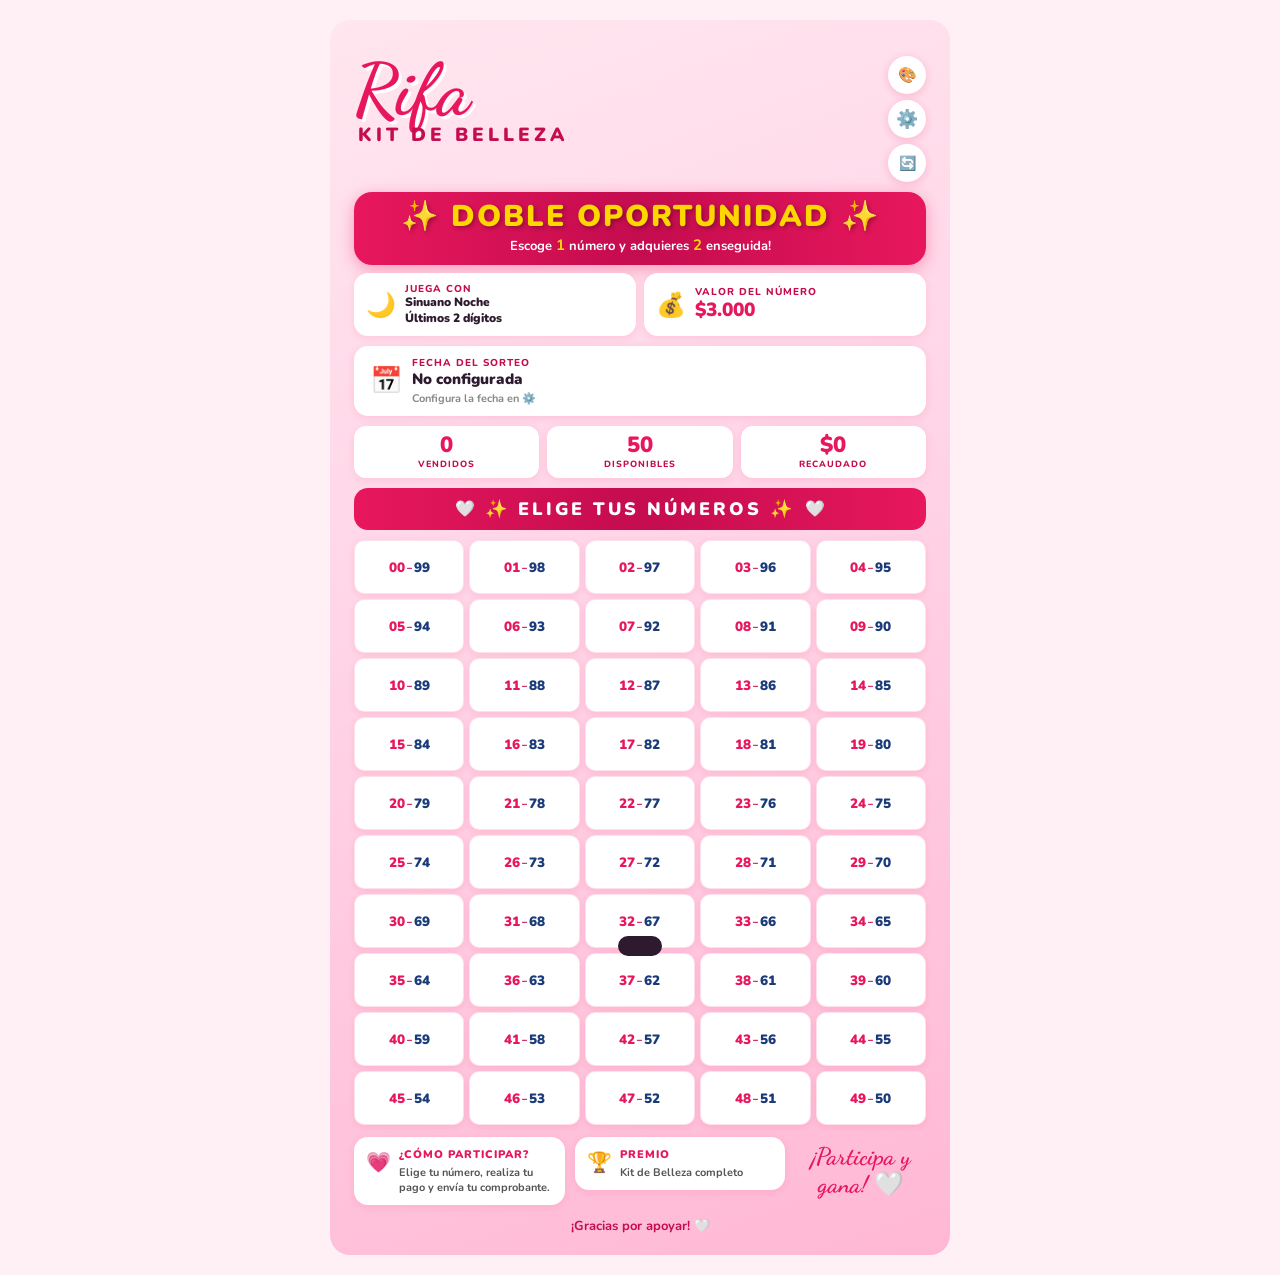
<file: index.html>
<!DOCTYPE html>
<html lang="es">
<head>
  <meta charset="UTF-8">
  <meta name="viewport" content="width=device-width, initial-scale=1.0">
  <title>Rifa Interactiva</title>
  <link href="https://fonts.googleapis.com/css2?family=Dancing+Script:wght@700&family=Nunito:wght@400;600;700;800;900&display=swap" rel="stylesheet">
  <link rel="stylesheet" href="styles.css">
</head>
<body data-theme="pink">

  <div class="theme-mini" id="themePicker">
    <button class="theme-pink" onclick="setTheme('pink')" title="Tema rosa">💗</button>
    <button class="theme-blue" onclick="setTheme('blue')" title="Tema azul">💙</button>
  </div>

  <div class="fl" id="mainCard">

    <div class="hdr">
      <div class="titles">
        <div class="rifa-sc">Rifa</div>
        <div class="kit-lb" id="prizeName">Kit de Belleza</div>
      </div>
      <div class="hdr-btns">
        <button class="icon-btn" onclick="openThemePicker()" title="Cambiar tono" style="font-size:15px;">🎨</button>
        <button class="icon-btn settings-btn" onclick="openSettings()" title="Configuración">⚙️</button>
        <button class="icon-btn" onclick="confirmReset()" title="Reiniciar rifa" style="font-size:14px;">🔄</button>
      </div>

      <div class="prod-box" id="prodBox"></div>
    </div>

    <div class="dbl-ban">
      <div class="dbl-t">✨ DOBLE OPORTUNIDAD ✨</div>
      <div class="dbl-s">Escoge <b>1</b> número y adquieres <b>2</b> enseguida!</div>
    </div>

    <div class="inf-strip">
      <div class="inf-card">
        <div class="inf-ic">🌙</div>
        <div>
          <div class="inf-lb">Juega con</div>
          <div class="inf-vl" id="lotteryName">Sinuano Noche<br>Últimos 2 dígitos</div>
        </div>
      </div>
      <div class="inf-card">
        <div class="inf-ic">💰</div>
        <div>
          <div class="inf-lb">Valor del número</div>
          <div class="inf-vl"><span class="big" id="priceDisplay">$3.000</span></div>
        </div>
      </div>
    </div>

    <div class="draw-banner">
      <div class="draw-ic">📅</div>
      <div class="draw-info">
        <div class="draw-lb">Fecha del sorteo</div>
        <div class="draw-date" id="drawDateDisplay">No configurada</div>
        <div class="draw-days" id="drawDaysLeft">Configura la fecha en ⚙️</div>
      </div>
    </div>

    <div class="counter">
      <div class="counter-item">
        <div class="counter-num" id="countSold">0</div>
        <div class="counter-lb">Vendidos</div>
      </div>
      <div class="counter-item">
        <div class="counter-num" id="countFree">50</div>
        <div class="counter-lb">Disponibles</div>
      </div>
      <div class="counter-item">
        <div class="counter-num" id="countMoney">$0</div>
        <div class="counter-lb">Recaudado</div>
      </div>
    </div>

    <div class="num-hdr">
      <span>🤍</span>
      <span class="num-hdr-t">✨ Elige tus números ✨</span>
      <span>🤍</span>
    </div>

    <div class="grid" id="numbersGrid"></div>

    <div class="draw-btn-wrap" id="drawBtnWrap" style="display:none;">
      <button class="draw-btn" onclick="openWinnerSelect()">
        🎉 ¡Realizar Sorteo! 🎉
      </button>
    </div>

    <div class="bot">
      <div class="bot-card">
        <div class="bot-ic">💗</div>
        <div>
          <div class="bot-t">¿Cómo participar?</div>
          <div class="bot-tx">Elige tu número, realiza tu pago y envía tu comprobante.</div>
        </div>
      </div>
      <div class="bot-card">
        <div class="bot-ic">🏆</div>
        <div>
          <div class="bot-t">Premio</div>
          <div class="bot-tx" id="prizeDesc">Kit de belleza completo</div>
        </div>
      </div>
      <div class="part-t">¡Participa y gana! 🤍</div>
    </div>

    <div class="ws" id="whatsappBox">
      <div class="ws-lb">✨ Reserva tu número por WhatsApp ✨</div>
      <div class="ws-nums" id="whatsappNums">
        <span class="ws-phone" id="phone1Wrap">📱 <span id="phone1Disp"></span></span>
        <span class="ws-sep" id="whatsappSep">●</span>
        <span class="ws-phone" id="phone2Wrap">📱 <span id="phone2Disp"></span></span>
      </div>
    </div>

    <div class="gr">¡Gracias por apoyar! 🤍</div>
  </div>

  <!-- MODAL: Nombre -->
  <div class="overlay" id="nameOverlay">
    <div class="modal">
      <div class="modal-emoji">🎀</div>
      <div class="modal-title">¡Reserva tu número!</div>
      <div class="modal-sub" id="nameModalSub">Número 00 – 99</div>
      <input type="text" id="nameInput" placeholder="Tu nombre completo" maxlength="35" autocomplete="off" />
      <div class="modal-btns">
        <button class="btn btn-cancel" onclick="closeOverlay('nameOverlay')">Cancelar</button>
        <button class="btn btn-primary" onclick="confirmName()">¡Apartar! 🎀</button>
      </div>
    </div>
  </div>

  <!-- MODAL: Liberar número -->
  <div class="overlay" id="deselectOverlay">
    <div class="modal">
      <div class="modal-emoji">🔓</div>
      <div class="modal-title">¿Liberar número?</div>
      <div class="info-box">
        <div class="iname" id="deselectName"></div>
        <div class="inums" id="deselectNums"></div>
      </div>
      <div class="modal-sub">¿Deseas liberar este número?</div>
      <div class="modal-btns">
        <button class="btn btn-cancel" onclick="closeOverlay('deselectOverlay')">No, mantener</button>
        <button class="btn btn-danger" onclick="confirmDeselect()">Sí, liberar</button>
      </div>
    </div>
  </div>

  <!-- MODAL: Configuración -->
  <div class="overlay" id="settingsOverlay">
    <div class="modal wide" style="max-height:90vh;overflow-y:auto;">
      <div class="modal-emoji">⚙️</div>
      <div class="modal-title">Configuración</div>
      <div class="modal-sub">Personaliza tu rifa</div>

      <div class="s-group">
        <div class="s-label">🏆 Premio</div>
        <input type="text" id="cfg-prize" placeholder="Ej: Kit de Belleza" />
      </div>

      <div class="s-group">
        <div class="s-label">📅 Fecha del sorteo</div>
        <input type="date" id="cfg-date" />
      </div>

      <div class="s-group">
        <div class="s-label">🌙 Lotería</div>
        <input type="text" id="cfg-lottery" placeholder="Ej: Sinuano Noche" />
      </div>

      <div class="s-group">
        <div class="s-label">💰 Precio por número (en pesos)</div>
        <input type="text" id="cfg-price" placeholder="Ej: 3.000" />
      </div>

      <div class="s-sep"></div>

      <div class="s-group">
        <div class="s-label">🖼️ Imagen del producto</div>
        <input type="url" id="cfg-imageUrl" placeholder="Pega una URL de imagen" />
        <input type="file" id="cfg-imageFile" accept="image/*" />
        <div class="mini-actions">
          <button class="mini-btn" type="button" onclick="clearProductImage()">Quitar imagen</button>
        </div>
      </div>

      <div class="s-sep"></div>

      <div class="s-group">
        <div class="s-label">📱 WhatsApp</div>
        <div class="s-row">
          <input type="text" id="cfg-phone1" placeholder="Número 1" />
          <input type="text" id="cfg-phone2" placeholder="Número 2" />
        </div>
      </div>

      <div class="s-sep"></div>

      <div class="modal-btns">
        <button class="btn btn-cancel" onclick="closeOverlay('settingsOverlay')">Cancelar</button>
        <button class="btn btn-primary" onclick="saveSettings()">Guardar ✓</button>
      </div>
    </div>
  </div>

  <!-- MODAL: Selección ganador -->
  <div class="overlay" id="winnerSelectOverlay">
    <div class="modal wide">
      <div class="modal-emoji">🎯</div>
      <div class="modal-title">¡Hora del Sorteo!</div>
      <div class="modal-sub">Elige cómo seleccionar al ganador</div>
      <button class="btn btn-gold btn-full" onclick="drawRandom()">🎲 Sorteo aleatorio</button>
      <div class="parts-divider">o elige manualmente</div>
      <div class="parts-list" id="partsList"></div>
      <button class="btn btn-cancel" style="width:100%;margin-top:4px;" onclick="closeOverlay('winnerSelectOverlay')">Cancelar</button>
    </div>
  </div>

  <!-- MODAL: Ganador -->
  <div class="overlay" id="winnerOverlay">
    <div class="modal">
      <div class="winner-confetti">🎊 🎉 🎊</div>
      <div class="modal-title" style="font-size:28px;">¡GANADOR!</div>
      <div class="winner-trophy">🏆</div>
      <div class="winner-name-big" id="winnerName"></div>
      <div class="winner-nums-big" id="winnerNums"></div>
      <div class="winner-prize" id="winnerPrize"></div>
      <div class="winner-confetti">🎉 🎊 🎉</div>
      <div style="margin-top:14px;">
        <button class="btn btn-gold btn-full" onclick="resetAfterWinner()">🔄 Nueva Rifa</button>
        <button class="btn btn-cancel" style="width:100%;" onclick="closeOverlay('winnerOverlay')">Cerrar</button>
      </div>
    </div>
  </div>

  <!-- MODAL: Confirmar reinicio -->
  <div class="overlay" id="resetOverlay">
    <div class="modal">
      <div class="modal-emoji">⚠️</div>
      <div class="modal-title" style="color:#888;">Reiniciar Rifa</div>
      <div class="modal-sub">Se borrarán todos los números vendidos. ¿Estás segura?</div>
      <div class="modal-btns">
        <button class="btn btn-cancel" onclick="closeOverlay('resetOverlay')">No, volver</button>
        <button class="btn btn-danger" onclick="executeReset()">Sí, reiniciar</button>
      </div>
    </div>
  </div>

  <div class="toast" id="toast"></div>

  <script src="script.js"></script>
</body>
</html>
</file>
<file: styles.css>
* { margin: 0; padding: 0; box-sizing: border-box; }

body {
  background: #fff0f5;
  display: flex;
  justify-content: center;
  font-family: 'Nunito', sans-serif;
  min-height: 100vh;
  padding: 20px 0;
}

body[data-theme="pink"]{
  --main-bg: #fff0f5;
  --card1: #ffe6ef;
  --card2: #ffd6e8;
  --card3: #ffb8d4;
  --primary: #e8175d;
  --primary-dark: #c40c4e;
  --accent: #ffd700;
  --text-main: #2d1a2e;
  --soft: #fff;
  --soft-border: #ffd6e8;
}

body[data-theme="blue"]{
  --main-bg: #eff7ff;
  --card1: #e6f2ff;
  --card2: #d6e9ff;
  --card3: #b8d7ff;
  --primary: #1463c7;
  --primary-dark: #0f4ea0;
  --accent: #7bd3ff;
  --text-main: #14243a;
  --soft: #fff;
  --soft-border: #d4e7ff;
}

body {
  background: var(--main-bg);
}

.fl {
  width: 620px;
  background: linear-gradient(160deg, var(--card1), var(--card2) 40%, var(--card3));
  padding: 28px 24px 20px;
  border-radius: 20px;
  position: relative;
}

.hdr { display: flex; align-items: flex-start; gap: 10px; margin-bottom: 6px; }
.titles { flex: 1; padding-top: 6px; }
.rifa-sc {
  font-family: 'Dancing Script', cursive;
  font-size: 72px;
  font-weight: 700;
  color: var(--primary);
  line-height: 1;
  text-shadow: 3px 3px 0 #fff;
}
.kit-lb {
  font-size: 19px;
  font-weight: 900;
  color: var(--primary-dark);
  letter-spacing: 4px;
  text-transform: uppercase;
  margin-top: -4px;
  margin-left: 4px;
}
.hdr-btns { display: flex; flex-direction: column; gap: 6px; margin-top: 8px; }
.icon-btn {
  background: #fff;
  border: none;
  border-radius: 50%;
  width: 38px;
  height: 38px;
  font-size: 18px;
  cursor: pointer;
  box-shadow: 0 2px 8px rgba(232,23,93,0.2);
  display: flex;
  align-items: center;
  justify-content: center;
  transition: all 0.2s;
  flex-shrink: 0;
}
.icon-btn:hover { transform: scale(1.1); box-shadow: 0 4px 14px rgba(232,23,93,0.35); }
.icon-btn.settings-btn:hover { transform: rotate(45deg) scale(1.1); }

.prod-box {
  width: 200px;
  height: 145px;
  background: linear-gradient(135deg, #f9c6dd, #f3a8c7);
  border-radius: 16px;
  display: none;
  align-items: center;
  justify-content: center;
  flex-shrink: 0;
  overflow: hidden;
}
.prod-box.show { display: flex; }
.prod-box img {
  width: 100%;
  height: 100%;
  object-fit: contain;
  display: block;
}
body[data-theme="blue"] .prod-box {
  background: linear-gradient(135deg, #cfe6ff, #9ec9ff);
}

.dbl-ban {
  background: linear-gradient(90deg, var(--primary), var(--primary-dark), var(--primary));
  border-radius: 18px;
  padding: 10px 20px;
  text-align: center;
  margin: 10px 0 8px;
  box-shadow: 0 4px 16px rgba(232,23,93,0.35);
}
.dbl-t {
  font-size: 30px;
  font-weight: 900;
  color: #ffd700;
  text-transform: uppercase;
  letter-spacing: 2px;
  text-shadow: 2px 2px 4px rgba(0,0,0,0.3);
  line-height: 1;
}
.dbl-s { font-size: 13px; font-weight: 700; color: #fff; margin-top: 3px; }
.dbl-s b { color: #ffd700; font-size: 15px; }

.inf-strip { display: flex; gap: 8px; margin-bottom: 10px; }
.inf-card {
  flex: 1;
  background: var(--soft);
  border-radius: 14px;
  padding: 10px 12px;
  display: flex;
  align-items: center;
  gap: 9px;
  box-shadow: 0 2px 8px rgba(232,23,93,0.10);
}
.inf-ic { font-size: 24px; flex-shrink: 0; }
.inf-lb {
  font-size: 10px;
  font-weight: 800;
  color: var(--primary-dark);
  text-transform: uppercase;
  letter-spacing: 1px;
  line-height: 1.2;
}
.inf-vl { font-size: 12px; font-weight: 900; color: var(--text-main); line-height: 1.3; }
.inf-vl .big { font-size: 19px; color: var(--primary); }

.draw-banner {
  background: var(--soft);
  border-radius: 14px;
  padding: 10px 16px;
  margin-bottom: 10px;
  display: flex;
  align-items: center;
  gap: 10px;
  box-shadow: 0 2px 8px rgba(232,23,93,0.12);
}
.draw-ic { font-size: 26px; }
.draw-info { flex: 1; }
.draw-lb { font-size: 10px; font-weight: 800; color: var(--primary-dark); text-transform: uppercase; letter-spacing: 1px; }
.draw-date { font-size: 15px; font-weight: 900; color: var(--text-main); line-height: 1.3; }
.draw-days { font-size: 11px; font-weight: 700; color: #888; margin-top: 1px; }
.draw-days.today { color: var(--primary); font-weight: 900; }

.counter { display: flex; gap: 8px; margin-bottom: 10px; }
.counter-item {
  flex: 1;
  background: var(--soft);
  border-radius: 12px;
  padding: 8px 10px;
  text-align: center;
  box-shadow: 0 2px 8px rgba(232,23,93,0.10);
}
.counter-num { font-size: 22px; font-weight: 900; color: var(--primary); line-height: 1; }
.counter-lb {
  font-size: 9px;
  font-weight: 800;
  color: var(--primary-dark);
  text-transform: uppercase;
  letter-spacing: 1px;
  margin-top: 2px;
}

.num-hdr {
  background: linear-gradient(90deg, var(--primary), var(--primary-dark), var(--primary));
  border-radius: 14px;
  padding: 9px 16px;
  text-align: center;
  margin-bottom: 10px;
  display: flex;
  align-items: center;
  justify-content: center;
  gap: 10px;
}
.num-hdr-t { font-size: 18px; font-weight: 900; color: #fff; text-transform: uppercase; letter-spacing: 3px; }

.grid {
  display: grid;
  grid-template-columns: repeat(5, 1fr);
  gap: 5px;
  margin-bottom: 12px;
}
.nc {
  background: var(--soft);
  border-radius: 10px;
  text-align: center;
  padding: 7px 4px 5px;
  font-size: 13px;
  font-weight: 900;
  box-shadow: 0 2px 6px rgba(232,23,93,0.10);
  border: 1.5px solid rgba(232,23,93,0.12);
  display: flex;
  flex-direction: column;
  align-items: center;
  justify-content: center;
  gap: 2px;
  cursor: pointer;
  transition: all 0.18s;
  min-height: 54px;
  user-select: none;
}
.nc:hover { transform: scale(1.07); box-shadow: 0 5px 14px rgba(232,23,93,0.28); z-index: 1; position: relative; }
.nc.selected { background: linear-gradient(135deg, #ffe0ec, #ffc2d8); border: 2px solid var(--primary); }
.nc.winner-cell {
  background: linear-gradient(135deg, #fff6cc, #ffe066);
  border: 2.5px solid #ffb800;
  animation: pulse-winner 1.2s ease-in-out infinite;
}

.nc-nums { display: flex; align-items: center; gap: 2px; }
.na { color: var(--primary); font-size: 13.5px; }
.ns { color: var(--primary-dark); font-size: 10px; font-weight: 900; }
.nb { color: #1a3a7a; font-size: 13.5px; }

.nc-name {
  font-size: 8px;
  font-weight: 800;
  color: #b0004a;
  text-align: center;
  line-height: 1.2;
  max-width: 100%;
  overflow: hidden;
  text-overflow: ellipsis;
  white-space: nowrap;
  width: 100%;
  padding: 0 3px;
}
.nc.winner-cell .nc-name { color: #7a5000; font-weight: 900; }

.draw-btn-wrap { margin-bottom: 10px; }
.draw-btn {
  background: linear-gradient(90deg, #ffd700, #ffb800, #ffd700);
  border: none;
  border-radius: 14px;
  padding: 13px 20px;
  width: 100%;
  font-size: 17px;
  font-weight: 900;
  color: #7a4a00;
  cursor: pointer;
  box-shadow: 0 4px 18px rgba(255,184,0,0.45);
  text-transform: uppercase;
  letter-spacing: 2px;
  font-family: 'Nunito', sans-serif;
  transition: transform 0.15s, box-shadow 0.15s;
  animation: glow-gold 2s ease-in-out infinite;
}
.draw-btn:hover { transform: scale(1.02); box-shadow: 0 6px 24px rgba(255,184,0,0.6); }

.bot { display: flex; gap: 10px; margin-bottom: 12px; align-items: flex-start; }
.bot-card {
  flex: 1;
  background: var(--soft);
  border-radius: 14px;
  padding: 10px 12px;
  box-shadow: 0 2px 8px rgba(232,23,93,0.10);
  display: flex;
  align-items: flex-start;
  gap: 8px;
}
.bot-ic { font-size: 20px; flex-shrink: 0; margin-top: 2px; }
.bot-t { font-size: 11px; font-weight: 900; color: var(--primary); text-transform: uppercase; letter-spacing: 1px; margin-bottom: 3px; }
.bot-tx { font-size: 11px; font-weight: 700; color: #555; line-height: 1.4; }

.part-t {
  font-family: 'Dancing Script', cursive;
  font-size: 24px;
  font-weight: 700;
  color: var(--primary);
  text-align: center;
  flex: 0.7;
  align-self: center;
  line-height: 1.15;
}

.ws {
  display: none;
  background: linear-gradient(90deg, var(--primary), var(--primary-dark), var(--primary));
  border-radius: 16px;
  padding: 12px 16px;
  text-align: center;
  margin-bottom: 8px;
  box-shadow: 0 4px 16px rgba(232,23,93,0.30);
}
.ws.show { display: block; }
.ws-lb { font-size: 12px; font-weight: 800; color: #fff; letter-spacing: 2px; text-transform: uppercase; margin-bottom: 5px; }
.ws-nums { font-size: 18px; font-weight: 900; color: #fff; display: flex; align-items: center; justify-content: center; gap: 12px; flex-wrap: wrap; min-height: 24px; }
.ws-phone { display: none; align-items: center; gap: 6px; }
.ws-phone.show { display: inline-flex; }
.ws-sep { display: none; color: #ffd700; font-size: 10px; line-height: 1; }

.gr { text-align: center; font-size: 13px; font-weight: 700; color: var(--primary-dark); margin-top: 4px; }

.overlay {
  display: none;
  position: fixed;
  inset: 0;
  background: rgba(0,0,0,0.48);
  z-index: 200;
  align-items: center;
  justify-content: center;
  padding: 16px;
}
.overlay.active { display: flex; }

.modal {
  background: #fff;
  border-radius: 22px;
  padding: 28px 24px;
  width: 100%;
  max-width: 370px;
  box-shadow: 0 24px 60px rgba(0,0,0,0.28);
  animation: modal-in 0.22s cubic-bezier(.34,1.56,.64,1);
}
.modal.wide { max-width: 440px; }
.modal-emoji { font-size: 42px; text-align: center; margin-bottom: 6px; }
.modal-title { font-size: 22px; font-weight: 900; color: var(--primary); text-align: center; margin-bottom: 4px; }
.modal-sub { font-size: 12.5px; font-weight: 700; color: #999; text-align: center; margin-bottom: 18px; }

.modal input[type="text"],
.modal input[type="date"],
.modal input[type="url"],
.modal input[type="file"] {
  width: 100%;
  padding: 11px 15px;
  border: 2px solid var(--soft-border);
  border-radius: 12px;
  font-size: 15px;
  font-family: 'Nunito', sans-serif;
  font-weight: 700;
  color: var(--text-main);
  outline: none;
  margin-bottom: 12px;
  transition: border-color 0.15s;
  background: #fff;
}
.modal input[type="file"] {
  padding: 9px 12px;
}
.modal input:focus { border-color: var(--primary); }
.modal input.error { border-color: #ff4444; animation: shake 0.3s; }

.modal-btns { display: flex; gap: 10px; }

.btn {
  flex: 1;
  padding: 12px;
  border-radius: 12px;
  font-size: 14px;
  font-weight: 800;
  cursor: pointer;
  font-family: 'Nunito', sans-serif;
  transition: all 0.15s;
  border: none;
}
.btn:hover { transform: scale(1.03); }
.btn-cancel { background: #f5f5f5; color: #888; border: 2px solid #e8e8e8; }
.btn-cancel:hover { background: #ebebeb; }
.btn-primary { background: linear-gradient(90deg, var(--primary), var(--primary-dark)); color: #fff; }
.btn-danger { background: linear-gradient(90deg, #888, #666); color: #fff; }
.btn-gold { background: linear-gradient(90deg, #ffd700, #ffb800); color: #7a4a00; }
.btn-full { width: 100%; margin-bottom: 8px; }

.s-group { margin-bottom: 14px; }
.s-label { font-size: 10px; font-weight: 800; color: var(--primary-dark); text-transform: uppercase; letter-spacing: 1px; margin-bottom: 6px; }
.s-row { display: flex; gap: 8px; }
.s-row input { flex: 1; }
.s-sep { height: 1px; background: var(--soft-border); margin: 10px 0 14px; }
.mini-actions { display: flex; gap: 8px; }
.mini-btn {
  width: 100%;
  background: #f3f3f3;
  border: 1px solid #e8e8e8;
  border-radius: 10px;
  padding: 10px 12px;
  font-family: 'Nunito', sans-serif;
  font-weight: 800;
  color: #777;
  cursor: pointer;
}
.mini-btn:hover { background: #ebebeb; }

.info-box { background: #fff0f5; border: 1.5px solid var(--soft-border); border-radius: 12px; padding: 12px 14px; margin-bottom: 14px; }
.info-box .iname { font-size: 20px; font-weight: 900; color: var(--primary); margin-bottom: 2px; }
.info-box .inums { font-size: 12px; font-weight: 700; color: #888; }

.parts-list { max-height: 220px; overflow-y: auto; margin-bottom: 12px; }
.part-row {
  padding: 10px 14px;
  margin-bottom: 5px;
  border-radius: 10px;
  background: #fff0f5;
  border: 1.5px solid var(--soft-border);
  cursor: pointer;
  display: flex;
  align-items: center;
  gap: 10px;
  transition: background 0.15s, transform 0.1s;
}
.part-row:hover { background: #ffe0ec; transform: scale(1.02); }
.part-num { font-size: 18px; font-weight: 900; color: var(--primary); min-width: 28px; }
.part-name { font-size: 13px; font-weight: 700; color: var(--text-main); flex: 1; }
.part-num2 { font-size: 11px; color: #aaa; font-weight: 700; }
.parts-empty { text-align: center; color: #ccc; font-size: 13px; padding: 20px 0; }
.parts-divider { text-align: center; font-size: 11px; color: #bbb; font-weight: 700; margin: 10px 0; position: relative; }
.parts-divider::before, .parts-divider::after { content: ''; position: absolute; top: 50%; width: 42%; height: 1px; background: #f0c0d0; }
.parts-divider::before { left: 0; }
.parts-divider::after { right: 0; }

.winner-confetti { font-size: 36px; text-align: center; letter-spacing: 4px; margin: 4px 0; }
.winner-trophy { font-size: 72px; text-align: center; margin: 10px 0; }
.winner-name-big { font-size: 28px; font-weight: 900; color: var(--primary); text-align: center; line-height: 1.2; margin-bottom: 4px; }
.winner-nums-big { font-size: 14px; font-weight: 700; color: #888; text-align: center; margin-bottom: 4px; }
.winner-prize { font-size: 13px; font-weight: 800; color: var(--primary-dark); text-align: center; background: #fff0f5; border-radius: 8px; padding: 6px 12px; display: inline-block; width: 100%; margin-bottom: 12px; }

::-webkit-scrollbar { width: 5px; }
::-webkit-scrollbar-track { background: #ffe6ef; }
::-webkit-scrollbar-thumb { background: var(--primary); border-radius: 10px; }

.toast {
  position: fixed;
  bottom: 24px;
  left: 50%;
  transform: translateX(-50%) translateY(80px);
  background: #2d1a2e;
  color: #fff;
  padding: 10px 22px;
  border-radius: 50px;
  font-size: 13px;
  font-weight: 700;
  z-index: 999;
  transition: transform 0.3s;
  white-space: nowrap;
}
.toast.show { transform: translateX(-50%) translateY(0); }

.theme-mini {
  position: fixed;
  top: 14px;
  right: 14px;
  z-index: 400;
  display: none;
  gap: 8px;
}
.theme-mini button {
  width: 40px;
  height: 40px;
  border: none;
  border-radius: 50%;
  cursor: pointer;
  box-shadow: 0 4px 14px rgba(0,0,0,0.15);
  font-size: 18px;
}
.theme-pink { background: linear-gradient(135deg, #ff8fb8, #e8175d); }
.theme-blue { background: linear-gradient(135deg, #8fd3ff, #1463c7); }
.theme-mini button.active {
  outline: 3px solid #fff;
  transform: scale(1.08);
}

@keyframes modal-in {
  from { opacity: 0; transform: scale(0.88) translateY(12px); }
  to   { opacity: 1; transform: scale(1) translateY(0); }
}
@keyframes pulse-winner {
  0%, 100% { box-shadow: 0 2px 8px rgba(255,184,0,0.4); }
  50%      { box-shadow: 0 4px 22px rgba(255,184,0,0.85); }
}
@keyframes glow-gold {
  0%, 100% { box-shadow: 0 4px 18px rgba(255,184,0,0.45); }
  50%      { box-shadow: 0 6px 28px rgba(255,184,0,0.75); }
}
@keyframes shake {
  0%, 100% { transform: translateX(0); }
  25% { transform: translateX(-6px); }
  75% { transform: translateX(6px); }
}
</file>
<file: Rifa/styles.css>
* { margin: 0; padding: 0; box-sizing: border-box; }

body {
  background: #fff0f5;
  display: flex;
  justify-content: center;
  font-family: 'Nunito', sans-serif;
  min-height: 100vh;
  padding: 20px 0;
}

body[data-theme="pink"]{
  --main-bg: #fff0f5;
  --card1: #ffe6ef;
  --card2: #ffd6e8;
  --card3: #ffb8d4;
  --primary: #e8175d;
  --primary-dark: #c40c4e;
  --accent: #ffd700;
  --text-main: #2d1a2e;
  --soft: #fff;
  --soft-border: #ffd6e8;
}

body[data-theme="blue"]{
  --main-bg: #eff7ff;
  --card1: #e6f2ff;
  --card2: #d6e9ff;
  --card3: #b8d7ff;
  --primary: #1463c7;
  --primary-dark: #0f4ea0;
  --accent: #7bd3ff;
  --text-main: #14243a;
  --soft: #fff;
  --soft-border: #d4e7ff;
}

body {
  background: var(--main-bg);
}

.fl {
  width: 620px;
  background: linear-gradient(160deg, var(--card1), var(--card2) 40%, var(--card3));
  padding: 28px 24px 20px;
  border-radius: 20px;
  position: relative;
}

.hdr { display: flex; align-items: flex-start; gap: 10px; margin-bottom: 6px; }
.titles { flex: 1; padding-top: 6px; }
.rifa-sc {
  font-family: 'Dancing Script', cursive;
  font-size: 72px;
  font-weight: 700;
  color: var(--primary);
  line-height: 1;
  text-shadow: 3px 3px 0 #fff;
}
.kit-lb {
  font-size: 19px;
  font-weight: 900;
  color: var(--primary-dark);
  letter-spacing: 4px;
  text-transform: uppercase;
  margin-top: -4px;
  margin-left: 4px;
}
.hdr-btns { display: flex; flex-direction: column; gap: 6px; margin-top: 8px; }
.icon-btn {
  background: #fff;
  border: none;
  border-radius: 50%;
  width: 38px;
  height: 38px;
  font-size: 18px;
  cursor: pointer;
  box-shadow: 0 2px 8px rgba(232,23,93,0.2);
  display: flex;
  align-items: center;
  justify-content: center;
  transition: all 0.2s;
  flex-shrink: 0;
}
.icon-btn:hover { transform: scale(1.1); box-shadow: 0 4px 14px rgba(232,23,93,0.35); }
.icon-btn.settings-btn:hover { transform: rotate(45deg) scale(1.1); }

.prod-box {
  width: 200px;
  height: 145px;
  background: linear-gradient(135deg, #f9c6dd, #f3a8c7);
  border-radius: 16px;
  display: none;
  align-items: center;
  justify-content: center;
  flex-shrink: 0;
  overflow: hidden;
}
.prod-box.show { display: flex; }
.prod-box img {
  width: 100%;
  height: 100%;
  object-fit: contain;
  display: block;
}
body[data-theme="blue"] .prod-box {
  background: linear-gradient(135deg, #cfe6ff, #9ec9ff);
}

.dbl-ban {
  background: linear-gradient(90deg, var(--primary), var(--primary-dark), var(--primary));
  border-radius: 18px;
  padding: 10px 20px;
  text-align: center;
  margin: 10px 0 8px;
  box-shadow: 0 4px 16px rgba(232,23,93,0.35);
}
.dbl-t {
  font-size: 30px;
  font-weight: 900;
  color: #ffd700;
  text-transform: uppercase;
  letter-spacing: 2px;
  text-shadow: 2px 2px 4px rgba(0,0,0,0.3);
  line-height: 1;
}
.dbl-s { font-size: 13px; font-weight: 700; color: #fff; margin-top: 3px; }
.dbl-s b { color: #ffd700; font-size: 15px; }

.inf-strip { display: flex; gap: 8px; margin-bottom: 10px; }
.inf-card {
  flex: 1;
  background: var(--soft);
  border-radius: 14px;
  padding: 10px 12px;
  display: flex;
  align-items: center;
  gap: 9px;
  box-shadow: 0 2px 8px rgba(232,23,93,0.10);
}
.inf-ic { font-size: 24px; flex-shrink: 0; }
.inf-lb {
  font-size: 10px;
  font-weight: 800;
  color: var(--primary-dark);
  text-transform: uppercase;
  letter-spacing: 1px;
  line-height: 1.2;
}
.inf-vl { font-size: 12px; font-weight: 900; color: var(--text-main); line-height: 1.3; }
.inf-vl .big { font-size: 19px; color: var(--primary); }

.draw-banner {
  background: var(--soft);
  border-radius: 14px;
  padding: 10px 16px;
  margin-bottom: 10px;
  display: flex;
  align-items: center;
  gap: 10px;
  box-shadow: 0 2px 8px rgba(232,23,93,0.12);
}
.draw-ic { font-size: 26px; }
.draw-info { flex: 1; }
.draw-lb { font-size: 10px; font-weight: 800; color: var(--primary-dark); text-transform: uppercase; letter-spacing: 1px; }
.draw-date { font-size: 15px; font-weight: 900; color: var(--text-main); line-height: 1.3; }
.draw-days { font-size: 11px; font-weight: 700; color: #888; margin-top: 1px; }
.draw-days.today { color: var(--primary); font-weight: 900; }

.counter { display: flex; gap: 8px; margin-bottom: 10px; }
.counter-item {
  flex: 1;
  background: var(--soft);
  border-radius: 12px;
  padding: 8px 10px;
  text-align: center;
  box-shadow: 0 2px 8px rgba(232,23,93,0.10);
}
.counter-num { font-size: 22px; font-weight: 900; color: var(--primary); line-height: 1; }
.counter-lb {
  font-size: 9px;
  font-weight: 800;
  color: var(--primary-dark);
  text-transform: uppercase;
  letter-spacing: 1px;
  margin-top: 2px;
}

.num-hdr {
  background: linear-gradient(90deg, var(--primary), var(--primary-dark), var(--primary));
  border-radius: 14px;
  padding: 9px 16px;
  text-align: center;
  margin-bottom: 10px;
  display: flex;
  align-items: center;
  justify-content: center;
  gap: 10px;
}
.num-hdr-t { font-size: 18px; font-weight: 900; color: #fff; text-transform: uppercase; letter-spacing: 3px; }

.grid {
  display: grid;
  grid-template-columns: repeat(5, 1fr);
  gap: 5px;
  margin-bottom: 12px;
}
.nc {
  background: var(--soft);
  border-radius: 10px;
  text-align: center;
  padding: 7px 4px 5px;
  font-size: 13px;
  font-weight: 900;
  box-shadow: 0 2px 6px rgba(232,23,93,0.10);
  border: 1.5px solid rgba(232,23,93,0.12);
  display: flex;
  flex-direction: column;
  align-items: center;
  justify-content: center;
  gap: 2px;
  cursor: pointer;
  transition: all 0.18s;
  min-height: 54px;
  user-select: none;
}
.nc:hover { transform: scale(1.07); box-shadow: 0 5px 14px rgba(232,23,93,0.28); z-index: 1; position: relative; }
.nc.selected { background: linear-gradient(135deg, #ffe0ec, #ffc2d8); border: 2px solid var(--primary); }
.nc.winner-cell {
  background: linear-gradient(135deg, #fff6cc, #ffe066);
  border: 2.5px solid #ffb800;
  animation: pulse-winner 1.2s ease-in-out infinite;
}

.nc-nums { display: flex; align-items: center; gap: 2px; }
.na { color: var(--primary); font-size: 13.5px; }
.ns { color: var(--primary-dark); font-size: 10px; font-weight: 900; }
.nb { color: #1a3a7a; font-size: 13.5px; }

.nc-name {
  font-size: 8px;
  font-weight: 800;
  color: #b0004a;
  text-align: center;
  line-height: 1.2;
  max-width: 100%;
  overflow: hidden;
  text-overflow: ellipsis;
  white-space: nowrap;
  width: 100%;
  padding: 0 3px;
}
.nc.winner-cell .nc-name { color: #7a5000; font-weight: 900; }

.draw-btn-wrap { margin-bottom: 10px; }
.draw-btn {
  background: linear-gradient(90deg, #ffd700, #ffb800, #ffd700);
  border: none;
  border-radius: 14px;
  padding: 13px 20px;
  width: 100%;
  font-size: 17px;
  font-weight: 900;
  color: #7a4a00;
  cursor: pointer;
  box-shadow: 0 4px 18px rgba(255,184,0,0.45);
  text-transform: uppercase;
  letter-spacing: 2px;
  font-family: 'Nunito', sans-serif;
  transition: transform 0.15s, box-shadow 0.15s;
  animation: glow-gold 2s ease-in-out infinite;
}
.draw-btn:hover { transform: scale(1.02); box-shadow: 0 6px 24px rgba(255,184,0,0.6); }

.bot { display: flex; gap: 10px; margin-bottom: 12px; align-items: flex-start; }
.bot-card {
  flex: 1;
  background: var(--soft);
  border-radius: 14px;
  padding: 10px 12px;
  box-shadow: 0 2px 8px rgba(232,23,93,0.10);
  display: flex;
  align-items: flex-start;
  gap: 8px;
}
.bot-ic { font-size: 20px; flex-shrink: 0; margin-top: 2px; }
.bot-t { font-size: 11px; font-weight: 900; color: var(--primary); text-transform: uppercase; letter-spacing: 1px; margin-bottom: 3px; }
.bot-tx { font-size: 11px; font-weight: 700; color: #555; line-height: 1.4; }

.part-t {
  font-family: 'Dancing Script', cursive;
  font-size: 24px;
  font-weight: 700;
  color: var(--primary);
  text-align: center;
  flex: 0.7;
  align-self: center;
  line-height: 1.15;
}

.ws {
  display: none;
  background: linear-gradient(90deg, var(--primary), var(--primary-dark), var(--primary));
  border-radius: 16px;
  padding: 12px 16px;
  text-align: center;
  margin-bottom: 8px;
  box-shadow: 0 4px 16px rgba(232,23,93,0.30);
}
.ws.show { display: block; }
.ws-lb { font-size: 12px; font-weight: 800; color: #fff; letter-spacing: 2px; text-transform: uppercase; margin-bottom: 5px; }
.ws-nums { font-size: 18px; font-weight: 900; color: #fff; display: flex; align-items: center; justify-content: center; gap: 12px; flex-wrap: wrap; min-height: 24px; }
.ws-phone { display: none; align-items: center; gap: 6px; }
.ws-phone.show { display: inline-flex; }
.ws-sep { display: none; color: #ffd700; font-size: 10px; line-height: 1; }

.gr { text-align: center; font-size: 13px; font-weight: 700; color: var(--primary-dark); margin-top: 4px; }

.overlay {
  display: none;
  position: fixed;
  inset: 0;
  background: rgba(0,0,0,0.48);
  z-index: 200;
  align-items: center;
  justify-content: center;
  padding: 16px;
}
.overlay.active { display: flex; }

.modal {
  background: #fff;
  border-radius: 22px;
  padding: 28px 24px;
  width: 100%;
  max-width: 370px;
  box-shadow: 0 24px 60px rgba(0,0,0,0.28);
  animation: modal-in 0.22s cubic-bezier(.34,1.56,.64,1);
}
.modal.wide { max-width: 440px; }
.modal-emoji { font-size: 42px; text-align: center; margin-bottom: 6px; }
.modal-title { font-size: 22px; font-weight: 900; color: var(--primary); text-align: center; margin-bottom: 4px; }
.modal-sub { font-size: 12.5px; font-weight: 700; color: #999; text-align: center; margin-bottom: 18px; }

.modal input[type="text"],
.modal input[type="date"],
.modal input[type="url"],
.modal input[type="file"] {
  width: 100%;
  padding: 11px 15px;
  border: 2px solid var(--soft-border);
  border-radius: 12px;
  font-size: 15px;
  font-family: 'Nunito', sans-serif;
  font-weight: 700;
  color: var(--text-main);
  outline: none;
  margin-bottom: 12px;
  transition: border-color 0.15s;
  background: #fff;
}
.modal input[type="file"] {
  padding: 9px 12px;
}
.modal input:focus { border-color: var(--primary); }
.modal input.error { border-color: #ff4444; animation: shake 0.3s; }

.modal-btns { display: flex; gap: 10px; }

.btn {
  flex: 1;
  padding: 12px;
  border-radius: 12px;
  font-size: 14px;
  font-weight: 800;
  cursor: pointer;
  font-family: 'Nunito', sans-serif;
  transition: all 0.15s;
  border: none;
}
.btn:hover { transform: scale(1.03); }
.btn-cancel { background: #f5f5f5; color: #888; border: 2px solid #e8e8e8; }
.btn-cancel:hover { background: #ebebeb; }
.btn-primary { background: linear-gradient(90deg, var(--primary), var(--primary-dark)); color: #fff; }
.btn-danger { background: linear-gradient(90deg, #888, #666); color: #fff; }
.btn-gold { background: linear-gradient(90deg, #ffd700, #ffb800); color: #7a4a00; }
.btn-full { width: 100%; margin-bottom: 8px; }

.s-group { margin-bottom: 14px; }
.s-label { font-size: 10px; font-weight: 800; color: var(--primary-dark); text-transform: uppercase; letter-spacing: 1px; margin-bottom: 6px; }
.s-row { display: flex; gap: 8px; }
.s-row input { flex: 1; }
.s-sep { height: 1px; background: var(--soft-border); margin: 10px 0 14px; }
.mini-actions { display: flex; gap: 8px; }
.mini-btn {
  width: 100%;
  background: #f3f3f3;
  border: 1px solid #e8e8e8;
  border-radius: 10px;
  padding: 10px 12px;
  font-family: 'Nunito', sans-serif;
  font-weight: 800;
  color: #777;
  cursor: pointer;
}
.mini-btn:hover { background: #ebebeb; }

.info-box { background: #fff0f5; border: 1.5px solid var(--soft-border); border-radius: 12px; padding: 12px 14px; margin-bottom: 14px; }
.info-box .iname { font-size: 20px; font-weight: 900; color: var(--primary); margin-bottom: 2px; }
.info-box .inums { font-size: 12px; font-weight: 700; color: #888; }

.parts-list { max-height: 220px; overflow-y: auto; margin-bottom: 12px; }
.part-row {
  padding: 10px 14px;
  margin-bottom: 5px;
  border-radius: 10px;
  background: #fff0f5;
  border: 1.5px solid var(--soft-border);
  cursor: pointer;
  display: flex;
  align-items: center;
  gap: 10px;
  transition: background 0.15s, transform 0.1s;
}
.part-row:hover { background: #ffe0ec; transform: scale(1.02); }
.part-num { font-size: 18px; font-weight: 900; color: var(--primary); min-width: 28px; }
.part-name { font-size: 13px; font-weight: 700; color: var(--text-main); flex: 1; }
.part-num2 { font-size: 11px; color: #aaa; font-weight: 700; }
.parts-empty { text-align: center; color: #ccc; font-size: 13px; padding: 20px 0; }
.parts-divider { text-align: center; font-size: 11px; color: #bbb; font-weight: 700; margin: 10px 0; position: relative; }
.parts-divider::before, .parts-divider::after { content: ''; position: absolute; top: 50%; width: 42%; height: 1px; background: #f0c0d0; }
.parts-divider::before { left: 0; }
.parts-divider::after { right: 0; }

.winner-confetti { font-size: 36px; text-align: center; letter-spacing: 4px; margin: 4px 0; }
.winner-trophy { font-size: 72px; text-align: center; margin: 10px 0; }
.winner-name-big { font-size: 28px; font-weight: 900; color: var(--primary); text-align: center; line-height: 1.2; margin-bottom: 4px; }
.winner-nums-big { font-size: 14px; font-weight: 700; color: #888; text-align: center; margin-bottom: 4px; }
.winner-prize { font-size: 13px; font-weight: 800; color: var(--primary-dark); text-align: center; background: #fff0f5; border-radius: 8px; padding: 6px 12px; display: inline-block; width: 100%; margin-bottom: 12px; }

::-webkit-scrollbar { width: 5px; }
::-webkit-scrollbar-track { background: #ffe6ef; }
::-webkit-scrollbar-thumb { background: var(--primary); border-radius: 10px; }

.toast {
  position: fixed;
  bottom: 24px;
  left: 50%;
  transform: translateX(-50%) translateY(80px);
  background: #2d1a2e;
  color: #fff;
  padding: 10px 22px;
  border-radius: 50px;
  font-size: 13px;
  font-weight: 700;
  z-index: 999;
  transition: transform 0.3s;
  white-space: nowrap;
}
.toast.show { transform: translateX(-50%) translateY(0); }

.theme-mini {
  position: fixed;
  top: 14px;
  right: 14px;
  z-index: 400;
  display: none;
  gap: 8px;
}
.theme-mini button {
  width: 40px;
  height: 40px;
  border: none;
  border-radius: 50%;
  cursor: pointer;
  box-shadow: 0 4px 14px rgba(0,0,0,0.15);
  font-size: 18px;
}
.theme-pink { background: linear-gradient(135deg, #ff8fb8, #e8175d); }
.theme-blue { background: linear-gradient(135deg, #8fd3ff, #1463c7); }
.theme-mini button.active {
  outline: 3px solid #fff;
  transform: scale(1.08);
}

@keyframes modal-in {
  from { opacity: 0; transform: scale(0.88) translateY(12px); }
  to   { opacity: 1; transform: scale(1) translateY(0); }
}
@keyframes pulse-winner {
  0%, 100% { box-shadow: 0 2px 8px rgba(255,184,0,0.4); }
  50%      { box-shadow: 0 4px 22px rgba(255,184,0,0.85); }
}
@keyframes glow-gold {
  0%, 100% { box-shadow: 0 4px 18px rgba(255,184,0,0.45); }
  50%      { box-shadow: 0 6px 28px rgba(255,184,0,0.75); }
}
@keyframes shake {
  0%, 100% { transform: translateX(0); }
  25% { transform: translateX(-6px); }
  75% { transform: translateX(6px); }
}
</file>
